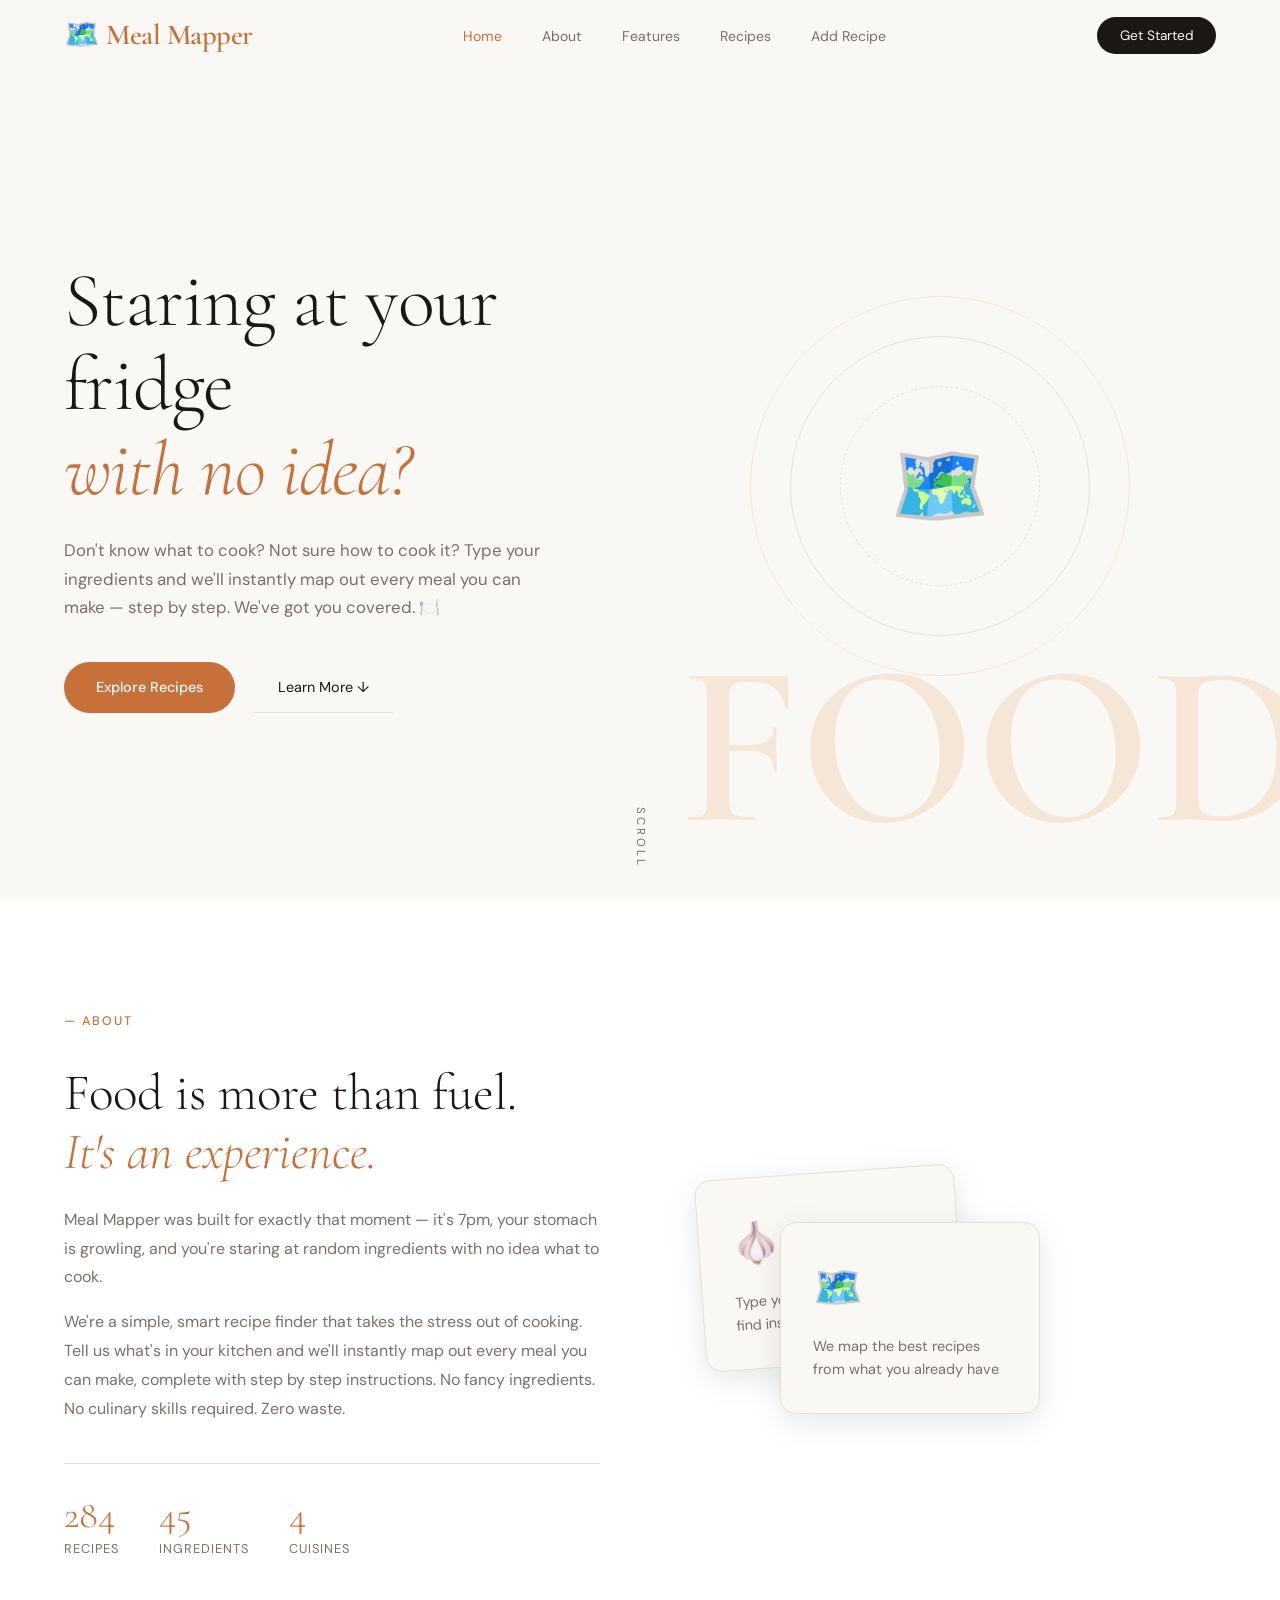
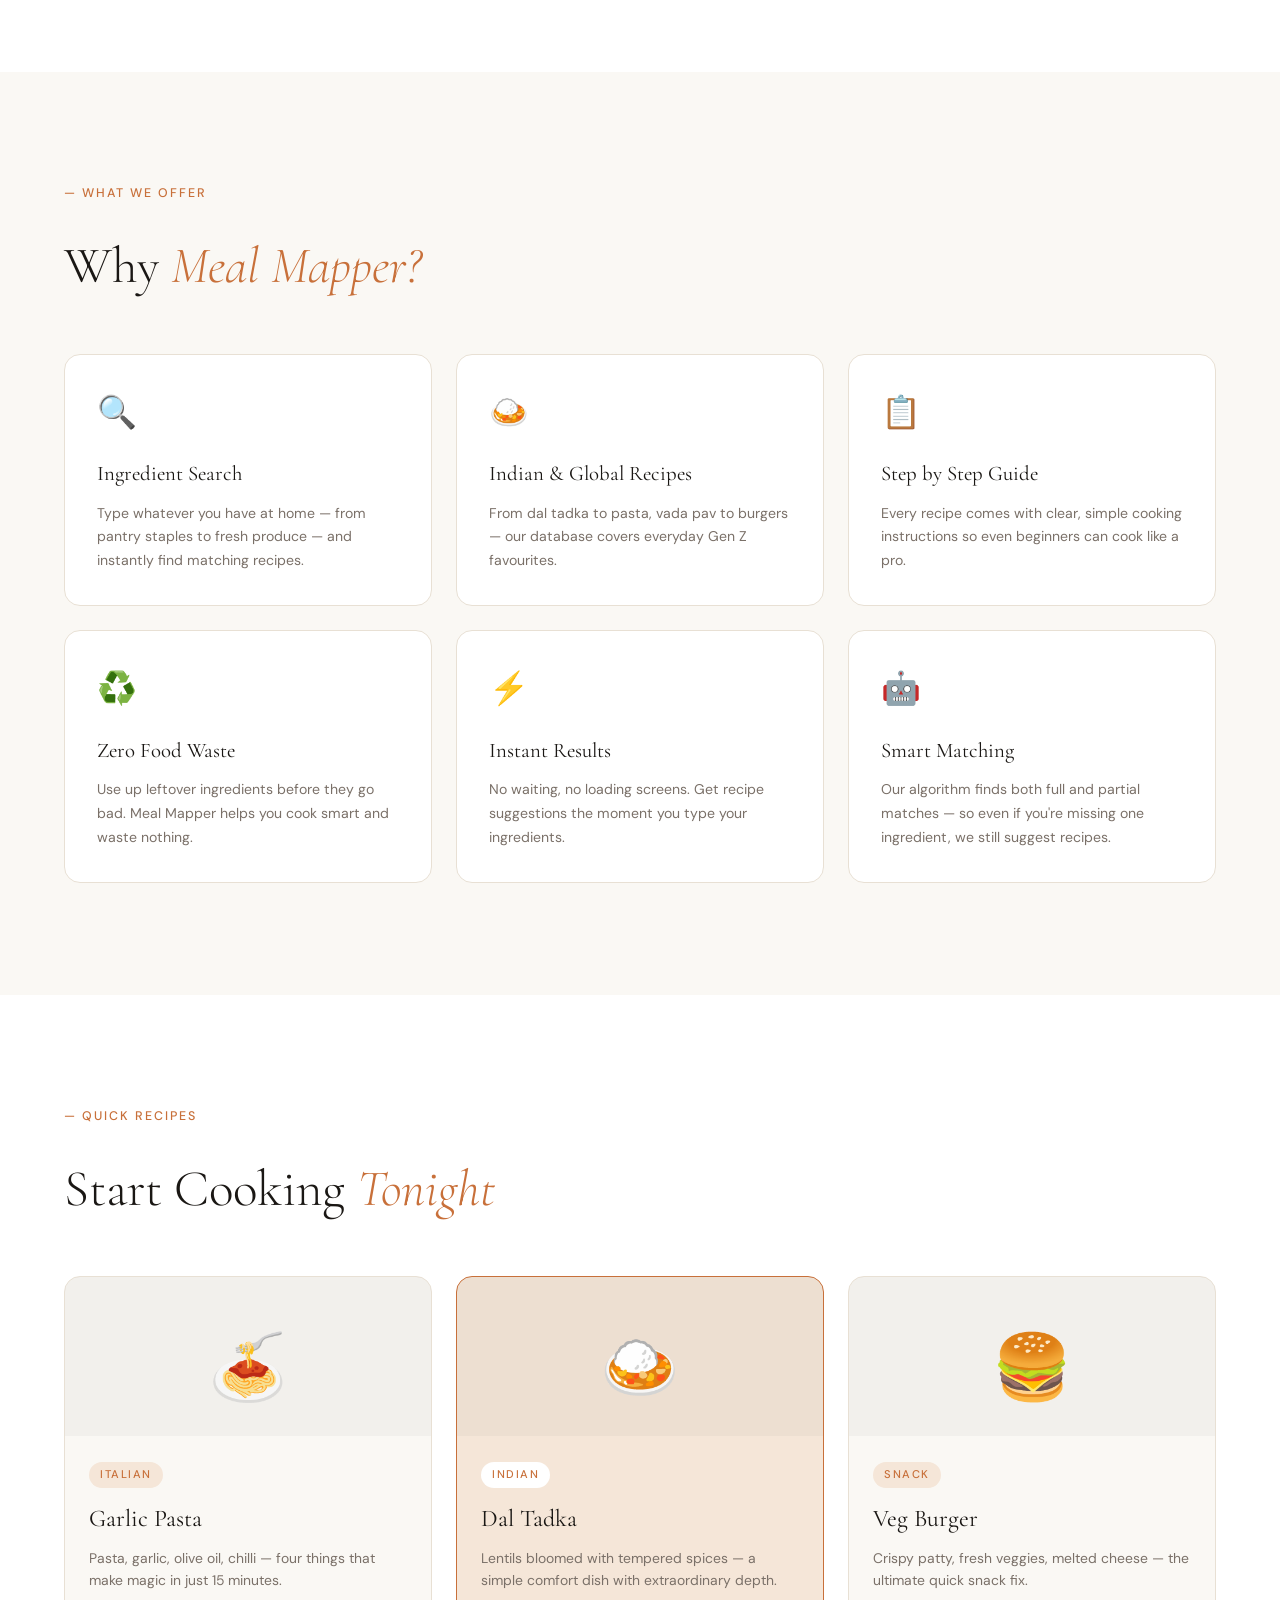
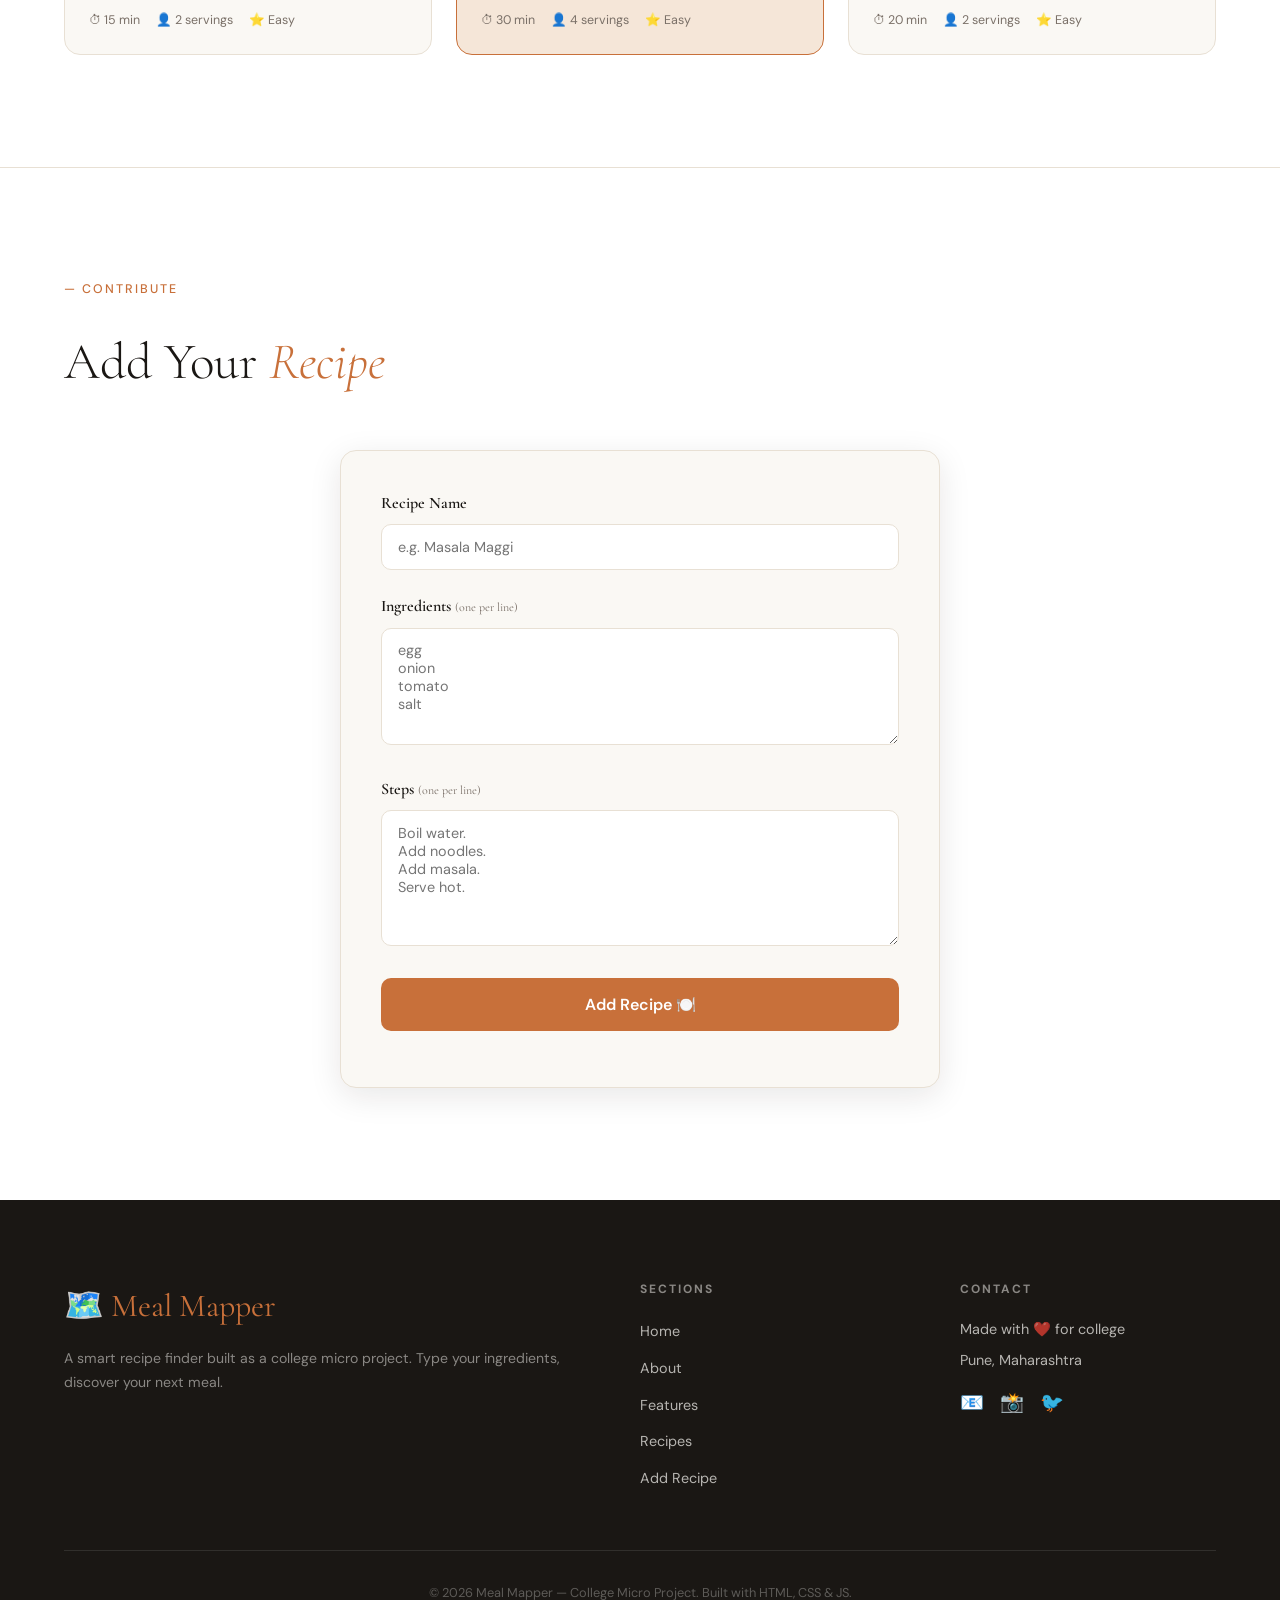
<file: index.html>
<!DOCTYPE html>
<html lang="en">
<head>
  <meta charset="UTF-8" />
  <meta name="viewport" content="width=device-width, initial-scale=1.0"/>
  <title>Meal Mapper — Find Recipes Instantly</title>
  <link rel="stylesheet" href="style.css" />
  <link href="https://fonts.googleapis.com/css2?family=Cormorant+Garamond:ital,wght@0,300;0,400;0,600;1,300;1,400&family=DM+Sans:wght@300;400;500&display=swap" rel="stylesheet"/>
</head>
<body>

  <!-- NAVBAR -->
  <nav class="navbar" id="navbar">
    <div class="nav-logo">🗺️ Meal Mapper</div>
    <ul class="nav-links">
      <li><a href="#hero">Home</a></li>
      <li><a href="#about">About</a></li>
      <li><a href="#features">Features</a></li>
      <li><a href="#recipes">Recipes</a></li>
    <li><a href="#add-recipe">Add Recipe</a></li>
    </ul>
    <button class="nav-cta" onclick="window.open('chatbot.html', '_blank')">
      Get Started
    </button>    
    <button class="hamburger" id="hamburger" aria-label="Menu">&#9776;</button>
  </nav>

  <!-- HERO -->
  <section class="hero" id="hero">
    <div class="hero-bg-text">FOOD</div>
    <div class="hero-content">
      <h1 class="hero-title">Staring at your fridge <br/><em>with no idea?</em></h1>
      <p class="hero-sub">Don't know what to cook? Not sure how to cook it? Type your ingredients and we'll instantly map out every meal you can make — step by step. We've got you covered. 🍽️</p>
      <div class="hero-actions">
        <a href="#recipes" class="btn-primary">Explore Recipes</a>
        <a href="#about" class="btn-ghost">Learn More ↓</a>
      </div>
    </div>
    <div class="hero-visual">
      <div class="plate-ring ring-3"></div>
      <div class="plate-ring ring-2"></div>
      <div class="plate-ring ring-1"></div>
      <div class="plate-center">🗺️</div>
    </div>
    <div class="scroll-hint">scroll</div>
  </section>

  <!-- ABOUT -->
  <section class="about" id="about">
    <div class="section-label">— About</div>
    <div class="about-grid">
      <div class="about-text">
        <h2>Food is more than fuel.<br/><em>It's an experience.</em></h2>
        <p>Meal Mapper was built for exactly that moment — it's 7pm, your stomach is growling, and you're staring at random ingredients with no idea what to cook.</p>
        <p>We're a simple, smart recipe finder that takes the stress out of cooking. Tell us what's in your kitchen and we'll instantly map out every meal you can make, complete with step by step instructions. No fancy ingredients. No culinary skills required. Zero waste.</p>
        <div class="about-stats">
          <div class="stat"><span class="stat-num">300</span><span class="stat-label">Recipes</span></div>
          <div class="stat"><span class="stat-num">50</span><span class="stat-label">Ingredients</span></div>
          <div class="stat"><span class="stat-num">5</span><span class="stat-label">Cuisines</span></div>
        </div>
      </div>
      <div class="about-card-stack">
        <div class="about-card card-back">
          <span class="card-emoji">🧄</span>
          <p>Type your ingredients and find instant recipe matches</p>
        </div>
        <div class="about-card card-front">
          <span class="card-emoji">🗺️</span>
          <p>We map the best recipes from what you already have</p>
        </div>
      </div>
    </div>
  </section>

  <!-- FEATURES -->
  <section class="features" id="features">
    <div class="section-label">— What We Offer</div>
    <h2 class="section-title">Why <em>Meal Mapper?</em></h2>
    <div class="features-grid">
      <div class="feature-card" data-delay="0">
        <div class="feature-icon">🔍</div>
        <h3>Ingredient Search</h3>
        <p>Type whatever you have at home — from pantry staples to fresh produce — and instantly find matching recipes.</p>
      </div>
      <div class="feature-card" data-delay="100">
        <div class="feature-icon">🍛</div>
        <h3>Indian & Global Recipes</h3>
        <p>From dal tadka to pasta, vada pav to burgers — our database covers everyday Gen Z favourites.</p>
      </div>
      <div class="feature-card" data-delay="200">
        <div class="feature-icon">📋</div>
        <h3>Step by Step Guide</h3>
        <p>Every recipe comes with clear, simple cooking instructions so even beginners can cook like a pro.</p>
      </div>
      <div class="feature-card" data-delay="300">
        <div class="feature-icon">♻️</div>
        <h3>Zero Food Waste</h3>
        <p>Use up leftover ingredients before they go bad. Meal Mapper helps you cook smart and waste nothing.</p>
      </div>
      <div class="feature-card" data-delay="400">
        <div class="feature-icon">⚡</div>
        <h3>Instant Results</h3>
        <p>No waiting, no loading screens. Get recipe suggestions the moment you type your ingredients.</p>
      </div>
      <div class="feature-card" data-delay="500">
        <div class="feature-icon">🤖</div>
        <h3>Smart Matching</h3>
        <p>Our algorithm finds both full and partial matches — so even if you're missing one ingredient, we still suggest recipes.</p>
      </div>
    </div>
  </section>

  <!-- RECIPE CARDS -->
  <section class="recipes" id="recipes">
    <div class="section-label">— Quick Recipes</div>
    <h2 class="section-title">Start Cooking <em>Tonight</em></h2>
    <div class="recipes-grid">
      <div class="recipe-card">
        <div class="recipe-emoji">🍝</div>
        <div class="recipe-info">
          <span class="recipe-tag">Italian</span>
          <h3>Garlic Pasta</h3>
          <p>Pasta, garlic, olive oil, chilli — four things that make magic in just 15 minutes.</p>
          <div class="recipe-meta">
            <span>⏱ 15 min</span>
            <span>👤 2 servings</span>
            <span>⭐ Easy</span>
          </div>
        </div>
      </div>
      <div class="recipe-card featured">
        <div class="recipe-emoji">🍛</div>
        <div class="recipe-info">
          <span class="recipe-tag">Indian</span>
          <h3>Dal Tadka</h3>
          <p>Lentils bloomed with tempered spices — a simple comfort dish with extraordinary depth.</p>
          <div class="recipe-meta">
            <span>⏱ 30 min</span>
            <span>👤 4 servings</span>
            <span>⭐ Easy</span>
          </div>
        </div>
      </div>
      <div class="recipe-card">
        <div class="recipe-emoji">🍔</div>
        <div class="recipe-info">
          <span class="recipe-tag">Snack</span>
          <h3>Veg Burger</h3>
          <p>Crispy patty, fresh veggies, melted cheese — the ultimate quick snack fix.</p>
          <div class="recipe-meta">
            <span>⏱ 20 min</span>
            <span>👤 2 servings</span>
            <span>⭐ Easy</span>
          </div>
        </div>
      </div>
    </div>
  </section>
  <!-- ADD RECIPE -->
<section class="add-recipe" id="add-recipe">
  <div class="section-label">— Contribute</div>
  <h2 class="section-title">Add Your <em>Recipe</em></h2>
  <div class="add-recipe-form">

    <div class="form-group">
      <label>Recipe Name</label>
      <input type="text" id="recipeName" placeholder="e.g. Masala Maggi"/>
    </div>

    <div class="form-group">
      <label>Ingredients <span>(one per line)</span></label>
      <textarea id="recipeIngredients" rows="5" 
        placeholder="egg&#10;onion&#10;tomato&#10;salt"></textarea>
    </div>

    <div class="form-group">
      <label>Steps <span>(one per line)</span></label>
      <textarea id="recipeSteps" rows="6" 
        placeholder="Boil water.&#10;Add noodles.&#10;Add masala.&#10;Serve hot."></textarea>
    </div>

    <button class="btn-submit" id="submitRecipe">Add Recipe 🍽️</button>
    <div class="form-message" id="formMessage"></div>

  </div>
</section>

  <!-- FOOTER -->
  <footer class="footer" id="contact">
    <div class="footer-top">
      <div class="footer-brand">
        <div class="footer-logo">🗺️ Meal Mapper</div>
        <p>A smart recipe finder built as a college micro project. Type your ingredients, discover your next meal.</p>
      </div>
      <div class="footer-links">
        <h4>Sections</h4>
        <ul>
          <li><a href="#hero">Home</a></li>
          <li><a href="#about">About</a></li>
          <li><a href="#features">Features</a></li>
          <li><a href="#recipes">Recipes</a></li>
          <li><a href="#add-recipe">Add Recipe</a></li>
        </ul>
      </div>
      <div class="footer-contact">
        <h4>Contact</h4>
        <p>Made with ❤️ for college</p>
        <p>Pune, Maharashtra</p>
        <div class="footer-socials">
          <span>📧</span>
          <span>📸</span>
          <span>🐦</span>
        </div>
      </div>
    </div>
    <div class="footer-bottom">
      <p>© 2026 Meal Mapper — College Micro Project. Built with HTML, CSS & JS.</p>
    </div>
  </footer>

  <script src="script.js"></script>
</body>
</html>
</file>
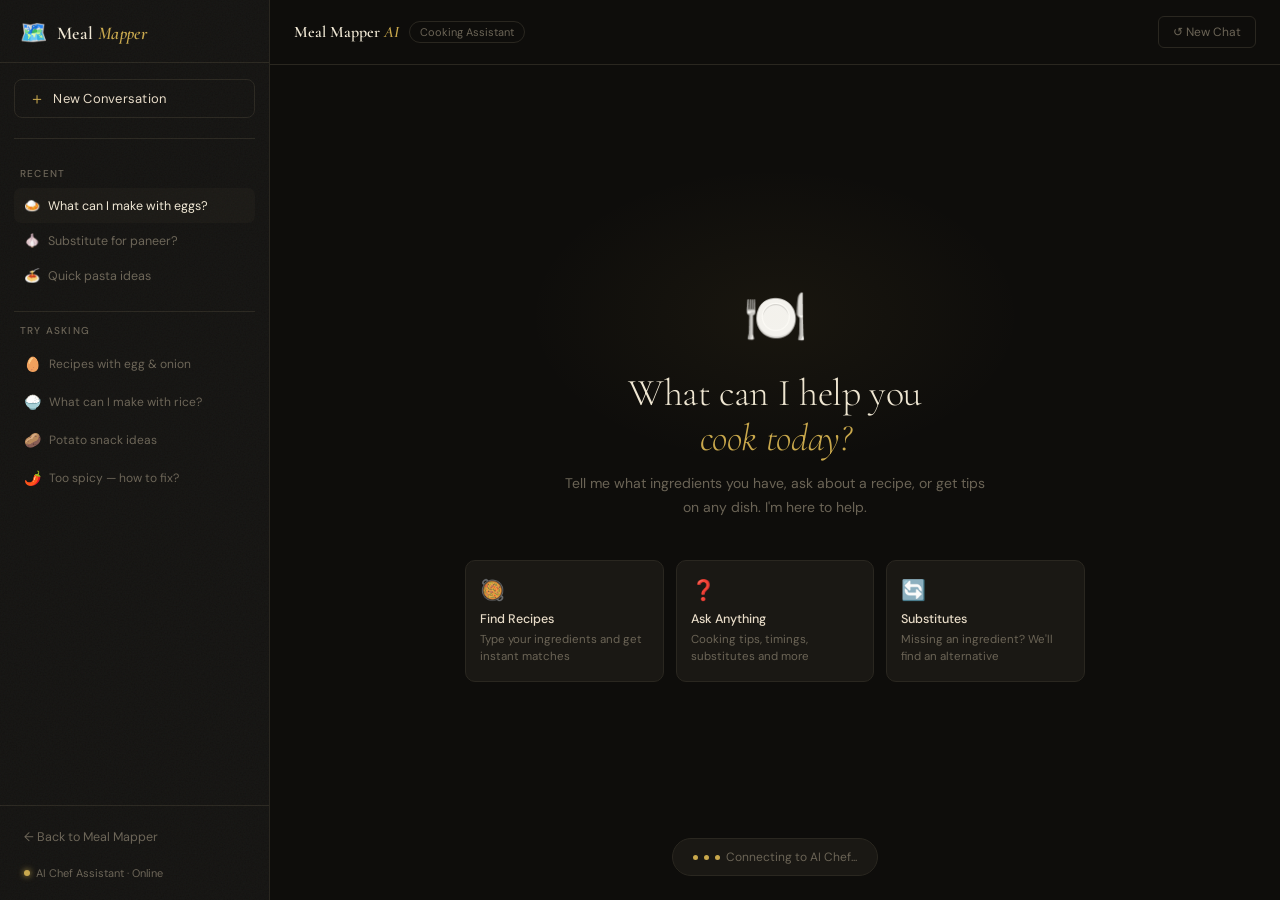
<file: chatbot.html>
<!DOCTYPE html>
<html lang="en">
<head>
  <meta charset="UTF-8"/>
  <meta name="viewport" content="width=device-width, initial-scale=1.0"/>
  <title>Meal Mapper — AI Chef Assistant</title>
  <link href="https://fonts.googleapis.com/css2?family=Cormorant+Garamond:ital,wght@0,300;0,400;0,600;1,300;1,400&family=DM+Sans:wght@300;400;500&display=swap" rel="stylesheet"/>
  <style>
    /* ── RESET & BASE ─────────────────────────────── */
    *, *::before, *::after { box-sizing: border-box; margin: 0; padding: 0; }

    :root {
      --bg:          #0e0d0b;
      --sidebar-bg:  #131210;
      --surface:     #1a1814;
      --border:      #2a2720;
      --accent:      #c9a84c;
      --accent-dim:  #8a6e2f;
      --cream:       #f0e8d5;
      --muted:       #6b6456;
      --text:        #e8dcc8;
      --sidebar-w:   270px;
    }

    html, body {
      height: 100%;
      overflow: hidden;
      font-family: 'DM Sans', sans-serif;
      background: var(--bg);
      color: var(--text);
    }

    /* ── LAYOUT ───────────────────────────────────── */
    .layout {
      display: flex;
      height: 100vh;
      width: 100vw;
    }

    /* ── SIDEBAR ──────────────────────────────────── */
    .sidebar {
      width: var(--sidebar-w);
      min-width: var(--sidebar-w);
      background: var(--sidebar-bg);
      border-right: 1px solid var(--border);
      display: flex;
      flex-direction: column;
      padding: 0;
      position: relative;
      z-index: 10;
      overflow: hidden;
    }

    /* subtle noise texture on sidebar */
    .sidebar::before {
      content: '';
      position: absolute;
      inset: 0;
      background-image: url("data:image/svg+xml,%3Csvg viewBox='0 0 200 200' xmlns='http://www.w3.org/2000/svg'%3E%3Cfilter id='n'%3E%3CfeTurbulence type='fractalNoise' baseFrequency='0.9' numOctaves='4' stitchTiles='stitch'/%3E%3C/filter%3E%3Crect width='100%25' height='100%25' filter='url(%23n)' opacity='0.04'/%3E%3C/svg%3E");
      pointer-events: none;
    }

    /* logo bar */
    .sidebar-logo {
      padding: 22px 20px 18px;
      border-bottom: 1px solid var(--border);
      display: flex;
      align-items: center;
      gap: 10px;
      text-decoration: none;
    }
    .sidebar-logo .logo-icon {
      font-size: 22px;
      line-height: 1;
    }
    .sidebar-logo .logo-text {
      font-family: 'Cormorant Garamond', serif;
      font-size: 18px;
      font-weight: 600;
      color: var(--cream);
      letter-spacing: 0.02em;
    }
    .sidebar-logo .logo-text em {
      color: var(--accent);
      font-style: italic;
    }

    /* new chat button */
    .new-chat-btn {
      margin: 16px 14px 8px;
      padding: 10px 14px;
      background: transparent;
      border: 1px solid var(--border);
      border-radius: 8px;
      color: var(--text);
      font-family: 'DM Sans', sans-serif;
      font-size: 13px;
      font-weight: 400;
      cursor: pointer;
      display: flex;
      align-items: center;
      gap: 8px;
      transition: all 0.2s ease;
      letter-spacing: 0.02em;
    }
    .new-chat-btn:hover {
      background: var(--surface);
      border-color: var(--accent-dim);
      color: var(--accent);
    }
    .new-chat-btn .plus {
      font-size: 16px;
      line-height: 1;
      color: var(--accent);
    }

    /* history section */
    .sidebar-section {
      padding: 16px 14px 6px;
    }
    .sidebar-section-label {
      font-size: 10px;
      font-weight: 500;
      text-transform: uppercase;
      letter-spacing: 0.12em;
      color: var(--muted);
      margin-bottom: 8px;
      padding: 0 6px;
    }

    .history-item {
      padding: 9px 10px;
      border-radius: 7px;
      font-size: 12.5px;
      color: var(--muted);
      cursor: pointer;
      display: flex;
      align-items: center;
      gap: 8px;
      transition: all 0.18s ease;
      white-space: nowrap;
      overflow: hidden;
      text-overflow: ellipsis;
    }
    .history-item:hover {
      background: var(--surface);
      color: var(--text);
    }
    .history-item.active {
      background: var(--surface);
      color: var(--cream);
    }
    .history-item .h-icon { font-size: 13px; flex-shrink: 0; }

    /* divider */
    .sidebar-divider {
      height: 1px;
      background: var(--border);
      margin: 12px 14px;
    }

    /* cuisine quick-starters */
    .starters-label {
      font-size: 10px;
      font-weight: 500;
      text-transform: uppercase;
      letter-spacing: 0.12em;
      color: var(--muted);
      padding: 0 20px;
      margin-bottom: 10px;
    }
    .starters-list {
      padding: 0 14px;
      display: flex;
      flex-direction: column;
      gap: 4px;
    }
    .starter-chip {
      padding: 8px 10px;
      border-radius: 7px;
      font-size: 12px;
      color: var(--muted);
      cursor: pointer;
      display: flex;
      align-items: center;
      gap: 8px;
      transition: all 0.18s ease;
    }
    .starter-chip:hover {
      background: var(--surface);
      color: var(--accent);
    }
    .starter-chip .chip-emoji { font-size: 14px; }

    /* sidebar bottom */
    .sidebar-bottom {
      margin-top: auto;
      padding: 14px;
      border-top: 1px solid var(--border);
    }
    .back-link {
      display: flex;
      align-items: center;
      gap: 8px;
      padding: 9px 10px;
      border-radius: 7px;
      font-size: 12.5px;
      color: var(--muted);
      text-decoration: none;
      transition: all 0.18s ease;
    }
    .back-link:hover {
      background: var(--surface);
      color: var(--text);
    }
    .model-tag {
      margin-top: 6px;
      padding: 6px 10px;
      display: flex;
      align-items: center;
      gap: 6px;
      font-size: 11px;
      color: var(--muted);
    }
    .model-dot {
      width: 6px;
      height: 6px;
      border-radius: 50%;
      background: var(--accent);
      box-shadow: 0 0 6px var(--accent);
      animation: pulse 2s infinite;
    }
    @keyframes pulse {
      0%, 100% { opacity: 1; }
      50% { opacity: 0.4; }
    }

    /* ── MAIN CHAT AREA ───────────────────────────── */
    .chat-main {
      flex: 1;
      display: flex;
      flex-direction: column;
      position: relative;
      overflow: hidden;
      background: var(--bg);
    }

    /* top bar */
    .chat-topbar {
      padding: 16px 24px;
      border-bottom: 1px solid var(--border);
      display: flex;
      align-items: center;
      justify-content: space-between;
      background: var(--bg);
      flex-shrink: 0;
    }
    .chat-topbar-left {
      display: flex;
      align-items: center;
      gap: 10px;
    }
    .chat-model-name {
      font-family: 'Cormorant Garamond', serif;
      font-size: 16px;
      font-weight: 600;
      color: var(--cream);
    }
    .chat-model-name em { color: var(--accent); font-style: italic; }
    .chat-status {
      font-size: 11px;
      color: var(--muted);
      padding: 3px 10px;
      border: 1px solid var(--border);
      border-radius: 20px;
    }
    .chat-topbar-right {
      display: flex;
      align-items: center;
      gap: 8px;
    }
    .topbar-btn {
      padding: 7px 14px;
      border-radius: 6px;
      font-size: 12px;
      font-family: 'DM Sans', sans-serif;
      cursor: pointer;
      transition: all 0.18s ease;
      border: 1px solid var(--border);
      background: transparent;
      color: var(--muted);
    }
    .topbar-btn:hover {
      background: var(--surface);
      color: var(--text);
      border-color: var(--accent-dim);
    }

    /* ── BOTPRESS WIDGET OVERRIDE ─────────────────── */
    /* Force the Botpress widget to fill the chat-main area */
    #bp-web-widget-container {
      position: fixed !important;
      top: 0 !important;
      left: var(--sidebar-w) !important;
      right: 0 !important;
      bottom: 0 !important;
      width: calc(100vw - var(--sidebar-w)) !important;
      height: 100vh !important;
      z-index: 50 !important;
      display: flex !important;
      align-items: stretch !important;
      justify-content: stretch !important;
    }

    /* The chat iframe/panel itself */
    #bp-web-widget {
      width: 100% !important;
      height: 100% !important;
      max-width: 100% !important;
      max-height: 100% !important;
      min-height: 100% !important;
      border-radius: 0 !important;
      box-shadow: none !important;
      border: none !important;
    }

    /* Hide the floating bubble trigger button */
    .bpw-floating-button,
    [class*="floating-button"],
    [class*="chat-button"] {
      display: none !important;
      opacity: 0 !important;
      pointer-events: none !important;
    }

    /* ── WELCOME SCREEN (shown before bot loads) ──── */
    .welcome-screen {
      flex: 1;
      display: flex;
      flex-direction: column;
      align-items: center;
      justify-content: center;
      padding: 40px 24px;
      position: relative;
      z-index: 1;
    }

    .welcome-glow {
      position: absolute;
      top: 30%;
      left: 50%;
      transform: translate(-50%, -50%);
      width: 500px;
      height: 300px;
      background: radial-gradient(ellipse, rgba(201,168,76,0.06) 0%, transparent 70%);
      pointer-events: none;
    }

    .welcome-icon {
      font-size: 52px;
      margin-bottom: 20px;
      animation: float 4s ease-in-out infinite;
    }
    @keyframes float {
      0%, 100% { transform: translateY(0); }
      50% { transform: translateY(-8px); }
    }

    .welcome-title {
      font-family: 'Cormorant Garamond', serif;
      font-size: 38px;
      font-weight: 300;
      color: var(--cream);
      text-align: center;
      line-height: 1.2;
      margin-bottom: 10px;
      letter-spacing: -0.01em;
    }
    .welcome-title em {
      color: var(--accent);
      font-style: italic;
    }

    .welcome-sub {
      font-size: 14px;
      color: var(--muted);
      text-align: center;
      max-width: 420px;
      line-height: 1.7;
      margin-bottom: 40px;
    }

    .welcome-cards {
      display: grid;
      grid-template-columns: repeat(3, 1fr);
      gap: 12px;
      max-width: 620px;
      width: 100%;
    }

    .welcome-card {
      background: var(--surface);
      border: 1px solid var(--border);
      border-radius: 10px;
      padding: 16px 14px;
      cursor: pointer;
      transition: all 0.22s ease;
      text-align: left;
    }
    .welcome-card:hover {
      border-color: var(--accent-dim);
      background: #1f1c16;
      transform: translateY(-2px);
    }
    .welcome-card .wc-icon {
      font-size: 20px;
      margin-bottom: 8px;
      display: block;
    }
    .welcome-card .wc-title {
      font-size: 12.5px;
      font-weight: 500;
      color: var(--text);
      margin-bottom: 4px;
    }
    .welcome-card .wc-sub {
      font-size: 11.5px;
      color: var(--muted);
      line-height: 1.5;
    }

    /* ── LOADING DOTS ─────────────────────────────── */
    .loading-indicator {
      position: fixed;
      bottom: 24px;
      left: 50%;
      transform: translateX(-50%) translateX(calc(var(--sidebar-w) / 2));
      display: flex;
      align-items: center;
      gap: 6px;
      padding: 10px 20px;
      background: var(--surface);
      border: 1px solid var(--border);
      border-radius: 20px;
      font-size: 12px;
      color: var(--muted);
      z-index: 200;
      animation: fadeIn 0.3s ease;
    }
    .loading-indicator.hidden { display: none; }
    @keyframes fadeIn { from { opacity: 0; transform: translateX(-50%) translateX(calc(var(--sidebar-w)/2)) translateY(10px); } }

    .dot {
      width: 5px; height: 5px;
      border-radius: 50%;
      background: var(--accent);
      animation: bounce 1.2s infinite;
    }
    .dot:nth-child(2) { animation-delay: 0.2s; }
    .dot:nth-child(3) { animation-delay: 0.4s; }
    @keyframes bounce {
      0%, 80%, 100% { transform: scale(0.6); opacity: 0.4; }
      40% { transform: scale(1); opacity: 1; }
    }

    /* ── MOBILE ───────────────────────────────────── */
    @media (max-width: 700px) {
      :root { --sidebar-w: 0px; }
      .sidebar { display: none; }
      #bp-web-widget-container {
        left: 0 !important;
        width: 100vw !important;
      }
    }
  </style>
</head>
<body>

<div class="layout">

  <!-- ── SIDEBAR ────────────────────────────────────── -->
  <aside class="sidebar">

    <a href="index.html" class="sidebar-logo">
      <span class="logo-icon">🗺️</span>
      <span class="logo-text">Meal <em>Mapper</em></span>
    </a>

    <button class="new-chat-btn" onclick="reloadChat()">
      <span class="plus">＋</span>
      New Conversation
    </button>

    <div class="sidebar-divider"></div>

    <div class="sidebar-section">
      <div class="sidebar-section-label">Recent</div>
      <div class="history-item active">
        <span class="h-icon">🍛</span> What can I make with eggs?
      </div>
      <div class="history-item">
        <span class="h-icon">🧄</span> Substitute for paneer?
      </div>
      <div class="history-item">
        <span class="h-icon">🍝</span> Quick pasta ideas
      </div>
    </div>

    <div class="sidebar-divider"></div>

    <div class="starters-label">Try asking</div>
    <div class="starters-list">
      <div class="starter-chip">
        <span class="chip-emoji">🥚</span> Recipes with egg & onion
      </div>
      <div class="starter-chip">
        <span class="chip-emoji">🍚</span> What can I make with rice?
      </div>
      <div class="starter-chip">
        <span class="chip-emoji">🥔</span> Potato snack ideas
      </div>
      <div class="starter-chip">
        <span class="chip-emoji">🌶️</span> Too spicy — how to fix?
      </div>
    </div>

    <div class="sidebar-bottom">
      <a href="index.html" class="back-link">
        ← Back to Meal Mapper
      </a>
      <div class="model-tag">
        <div class="model-dot"></div>
        AI Chef Assistant · Online
      </div>
    </div>

  </aside>

  <!-- ── MAIN ───────────────────────────────────────── -->
  <main class="chat-main">

    <div class="chat-topbar">
      <div class="chat-topbar-left">
        <span class="chat-model-name">Meal Mapper <em>AI</em></span>
        <span class="chat-status">Cooking Assistant</span>
      </div>
      <div class="chat-topbar-right">
        <button class="topbar-btn" onclick="reloadChat()">↺ New Chat</button>
      </div>
    </div>

    <!-- Welcome screen (visible until Botpress loads) -->
    <div class="welcome-screen" id="welcomeScreen">
      <div class="welcome-glow"></div>
      <div class="welcome-icon">🍽️</div>
      <h1 class="welcome-title">What can I help you<br/><em>cook today?</em></h1>
      <p class="welcome-sub">Tell me what ingredients you have, ask about a recipe, or get tips on any dish. I'm here to help.</p>
      <div class="welcome-cards">
        <div class="welcome-card">
          <span class="wc-icon">🥘</span>
          <div class="wc-title">Find Recipes</div>
          <div class="wc-sub">Type your ingredients and get instant matches</div>
        </div>
        <div class="welcome-card">
          <span class="wc-icon">❓</span>
          <div class="wc-title">Ask Anything</div>
          <div class="wc-sub">Cooking tips, timings, substitutes and more</div>
        </div>
        <div class="welcome-card">
          <span class="wc-icon">🔄</span>
          <div class="wc-title">Substitutes</div>
          <div class="wc-sub">Missing an ingredient? We'll find an alternative</div>
        </div>
      </div>
    </div>

  </main>
</div>

<!-- Loading indicator -->
<div class="loading-indicator" id="loadingDot">
  <div class="dot"></div>
  <div class="dot"></div>
  <div class="dot"></div>
  <span>Connecting to AI Chef...</span>
</div>

<!-- ── BOTPRESS SCRIPTS ───────────────────────────────── -->
<script src="https://cdn.botpress.cloud/webchat/v3.6/inject.js"></script>
<script src="https://files.bpcontent.cloud/2026/03/07/12/20260307121906-4ZIKV3NR.js" defer></script>

<script>
  // Auto-open Botpress and hide welcome screen once ready
  function initChat() {
    if (window.botpress) {
      try {
        window.botpress.open();
        document.getElementById('welcomeScreen').style.display = 'none';
        document.getElementById('loadingDot').classList.add('hidden');
      } catch(e) {
        setTimeout(initChat, 500);
      }
    } else {
      setTimeout(initChat, 500);
    }
  }

  // Hide loading dot once widget container appears
  const observer = new MutationObserver(() => {
    const container = document.getElementById('bp-web-widget-container');
    if (container) {
      document.getElementById('loadingDot').classList.add('hidden');
      document.getElementById('welcomeScreen').style.display = 'none';
      observer.disconnect();
    }
  });
  observer.observe(document.body, { childList: true, subtree: true });

  window.addEventListener('load', () => {
    setTimeout(initChat, 800);
  });

  function reloadChat() {
    if (window.botpress) {
      try {
        window.botpress.close();
        setTimeout(() => window.botpress.open(), 300);
      } catch(e) { location.reload(); }
    } else {
      location.reload();
    }
  }
</script>

</body>
</html>
</file>
<file: style.css>
/* =============================================
   MEAL MAPPER — style.css
   ============================================= */

:root {
  --clr-bg: #faf8f4;
  --clr-surface: #ffffff;
  --clr-text: #1a1714;
  --clr-text-muted: #7a7068;
  --clr-accent: #c8703a;
  --clr-accent-light: #f5e6d8;
  --clr-border: #e8e0d4;
  --font-display: 'Cormorant Garamond', Georgia, serif;
  --font-body: 'DM Sans', sans-serif;
  --radius-md: 16px;
  --shadow-sm: 0 2px 12px rgba(26,23,20,0.06);
  --shadow-md: 0 8px 32px rgba(26,23,20,0.10);
  --shadow-lg: 0 20px 60px rgba(26,23,20,0.14);
  --transition: 0.3s cubic-bezier(0.4, 0, 0.2, 1);
  --nav-height: 72px;
}

*, *::before, *::after { box-sizing: border-box; margin: 0; padding: 0; }
html { scroll-behavior: smooth; }
body { font-family: var(--font-body); background: var(--clr-bg); color: var(--clr-text); line-height: 1.6; overflow-x: hidden; }
a { text-decoration: none; color: inherit; }
ul { list-style: none; }

/* NAVBAR */
.navbar { position: fixed; top: 0; left: 0; right: 0; height: var(--nav-height); display: flex; align-items: center; justify-content: space-between; padding: 0 5%; background: rgba(250,248,244,0.85); backdrop-filter: blur(12px); border-bottom: 1px solid transparent; z-index: 1000; transition: border-color var(--transition), box-shadow var(--transition); }
.navbar.scrolled { border-color: var(--clr-border); box-shadow: var(--shadow-sm); }
.nav-logo { font-family: var(--font-display); font-size: 1.8rem; font-weight: 600; color: var(--clr-accent); letter-spacing: -0.5px; }
.nav-links { display: flex; gap: 2.5rem; }
.nav-links a { font-size: 0.88rem; color: var(--clr-text-muted); transition: color var(--transition); }
.nav-links a:hover { color: var(--clr-text); }
.nav-cta { background: var(--clr-text); color: var(--clr-bg); border: none; padding: 0.6rem 1.4rem; border-radius: 100px; font-family: var(--font-body); font-size: 0.85rem; cursor: pointer; transition: background var(--transition), transform var(--transition); }
.nav-cta:hover { background: var(--clr-accent); transform: translateY(-1px); }
.hamburger { display: none; background: none; border: none; font-size: 1.5rem; cursor: pointer; color: var(--clr-text); }

/* HERO */
.hero { min-height: 100vh; display: grid; grid-template-columns: 1fr 1fr; align-items: center; padding: calc(var(--nav-height) + 4rem) 5% 4rem; gap: 3rem; position: relative; overflow: hidden; }
.hero-bg-text { position: absolute; font-family: var(--font-display); font-size: clamp(8rem, 18vw, 18rem); font-weight: 600; color: var(--clr-accent-light); bottom: -2rem; right: -2rem; pointer-events: none; user-select: none; z-index: 0; }
.hero-content { position: relative; z-index: 1; }
.hero-tag { display: inline-block; font-size: 0.75rem; font-weight: 500; letter-spacing: 1.5px; text-transform: uppercase; color: var(--clr-accent); background: var(--clr-accent-light); padding: 0.35rem 1rem; border-radius: 100px; margin-bottom: 1.5rem; }
.hero-title { font-family: var(--font-display); font-size: clamp(3rem, 6vw, 5.5rem); font-weight: 300; line-height: 1.1; letter-spacing: -1px; margin-bottom: 1.5rem; opacity: 0; animation: fadeUp 0.9s 0.2s ease forwards; }
.hero-title em { font-style: italic; color: var(--clr-accent); }
.hero-sub { font-size: 1.05rem; color: var(--clr-text-muted); max-width: 480px; line-height: 1.7; margin-bottom: 2.5rem; opacity: 0; animation: fadeUp 0.9s 0.4s ease forwards; }
.hero-actions { display: flex; gap: 1.2rem; flex-wrap: wrap; opacity: 0; animation: fadeUp 0.9s 0.6s ease forwards; }
.btn-primary { background: var(--clr-accent); color: white; padding: 0.85rem 2rem; border-radius: 100px; font-size: 0.9rem; font-weight: 500; transition: transform var(--transition), box-shadow var(--transition); }
.btn-primary:hover { transform: translateY(-2px); box-shadow: 0 8px 24px rgba(200,112,58,0.3); }
.btn-ghost { color: var(--clr-text); padding: 0.85rem 1.5rem; font-size: 0.9rem; border-bottom: 1px solid var(--clr-border); transition: border-color var(--transition), color var(--transition); }
.btn-ghost:hover { color: var(--clr-accent); border-color: var(--clr-accent); }
.hero-visual { position: relative; display: flex; align-items: center; justify-content: center; height: 420px; z-index: 1; }
.plate-ring { position: absolute; border-radius: 50%; border: 1px solid var(--clr-border); animation: spin linear infinite; }
.ring-1 { width: 200px; height: 200px; animation-duration: 8s; border-style: dashed; }
.ring-2 { width: 300px; height: 300px; animation-duration: 14s; animation-direction: reverse; }
.ring-3 { width: 380px; height: 380px; animation-duration: 20s; border-color: var(--clr-accent-light); }
.plate-center { font-size: 5rem; animation: float 3s ease-in-out infinite; position: relative; z-index: 2; }
.scroll-hint { position: absolute; bottom: 2rem; left: 50%; transform: translateX(-50%); font-size: 0.72rem; letter-spacing: 3px; text-transform: uppercase; color: var(--clr-text-muted); writing-mode: vertical-rl; animation: pulse 2s ease-in-out infinite; }

/* ABOUT */
.about { padding: 7rem 5%; background: var(--clr-surface); }
.section-label { font-size: 0.78rem; font-weight: 500; letter-spacing: 2px; text-transform: uppercase; color: var(--clr-accent); margin-bottom: 2rem; }
.about-grid { display: grid; grid-template-columns: 1fr 1fr; gap: 5rem; align-items: center; }
.about-text h2 { font-family: var(--font-display); font-size: clamp(2.2rem, 4vw, 3.5rem); font-weight: 300; line-height: 1.15; margin-bottom: 1.5rem; }
.about-text h2 em { font-style: italic; color: var(--clr-accent); }
.about-text p { color: var(--clr-text-muted); line-height: 1.8; margin-bottom: 1rem; }
.about-stats { display: flex; gap: 2.5rem; margin-top: 2.5rem; padding-top: 2rem; border-top: 1px solid var(--clr-border); }
.stat-num { display: block; font-family: var(--font-display); font-size: 2.4rem; font-weight: 300; color: var(--clr-accent); line-height: 1; }
.stat-label { font-size: 0.8rem; color: var(--clr-text-muted); text-transform: uppercase; letter-spacing: 1px; }
.about-card-stack { position: relative; height: 340px; }
.about-card { position: absolute; background: var(--clr-bg); border: 1px solid var(--clr-border); border-radius: var(--radius-md); padding: 2rem; width: 260px; box-shadow: var(--shadow-md); transition: transform var(--transition); }
.about-card:hover { transform: translateY(-6px); }
.card-back { top: 30px; left: 20px; transform: rotate(-4deg); }
.card-back:hover { transform: rotate(-4deg) translateY(-6px); }
.card-front { top: 80px; left: 100px; }
.card-emoji { font-size: 2.5rem; display: block; margin-bottom: 1rem; }
.about-card p { font-size: 0.9rem; color: var(--clr-text-muted); line-height: 1.6; }

/* FEATURES */
.features { padding: 7rem 5%; background: var(--clr-bg); }
.section-title { font-family: var(--font-display); font-size: clamp(2.2rem, 4vw, 3.2rem); font-weight: 300; margin-bottom: 3.5rem; line-height: 1.2; }
.section-title em { font-style: italic; color: var(--clr-accent); }
.features-grid { display: grid; grid-template-columns: repeat(3, 1fr); gap: 1.5rem; }
.feature-card { background: var(--clr-surface); border: 1px solid var(--clr-border); border-radius: var(--radius-md); padding: 2rem; transition: transform var(--transition), box-shadow var(--transition), border-color var(--transition); cursor: default; }
.feature-card:hover { transform: translateY(-6px); box-shadow: var(--shadow-md); border-color: var(--clr-accent); }
.feature-icon { font-size: 2rem; margin-bottom: 1.2rem; }
.feature-card h3 { font-family: var(--font-display); font-size: 1.3rem; font-weight: 400; margin-bottom: 0.7rem; }
.feature-card p { font-size: 0.88rem; color: var(--clr-text-muted); line-height: 1.7; }

/* RECIPES */
.recipes { padding: 7rem 5%; background: var(--clr-surface); }
.recipes-grid { display: grid; grid-template-columns: repeat(3, 1fr); gap: 1.5rem; }
.recipe-card { border: 1px solid var(--clr-border); border-radius: var(--radius-md); overflow: hidden; transition: transform var(--transition), box-shadow var(--transition); background: var(--clr-bg); }
.recipe-card:hover { transform: translateY(-8px); box-shadow: var(--shadow-lg); }
.recipe-card.featured { border-color: var(--clr-accent); background: var(--clr-accent-light); }
.recipe-emoji { font-size: 4rem; text-align: center; padding: 2.5rem 2rem 1rem; background: rgba(0,0,0,0.03); }
.recipe-info { padding: 1.5rem; }
.recipe-tag { font-size: 0.7rem; font-weight: 500; letter-spacing: 1.5px; text-transform: uppercase; color: var(--clr-accent); background: var(--clr-accent-light); padding: 0.25rem 0.7rem; border-radius: 100px; display: inline-block; margin-bottom: 0.8rem; }
.recipe-card.featured .recipe-tag { background: white; }
.recipe-info h3 { font-family: var(--font-display); font-size: 1.5rem; font-weight: 400; margin-bottom: 0.5rem; }
.recipe-info p { font-size: 0.87rem; color: var(--clr-text-muted); line-height: 1.6; margin-bottom: 1.2rem; }
.recipe-meta { display: flex; gap: 1rem; font-size: 0.78rem; color: var(--clr-text-muted); }

/* FOOTER */
.footer { background: var(--clr-text); color: var(--clr-bg); padding: 5rem 5% 2rem; }
.footer-top { display: grid; grid-template-columns: 2fr 1fr 1fr; gap: 4rem; padding-bottom: 3rem; border-bottom: 1px solid rgba(255,255,255,0.1); }
.footer-logo { font-family: var(--font-display); font-size: 2rem; color: var(--clr-accent); margin-bottom: 1rem; }
.footer-brand p { font-size: 0.88rem; color: rgba(250,248,244,0.5); line-height: 1.7; }
.footer-links h4, .footer-contact h4 { font-size: 0.75rem; letter-spacing: 2px; text-transform: uppercase; margin-bottom: 1.2rem; color: rgba(250,248,244,0.5); }
.footer-links ul li { margin-bottom: 0.7rem; }
.footer-links a { font-size: 0.9rem; color: rgba(250,248,244,0.7); transition: color var(--transition); }
.footer-links a:hover { color: var(--clr-accent); }
.footer-contact p { font-size: 0.9rem; color: rgba(250,248,244,0.7); margin-bottom: 0.5rem; }
.footer-socials { display: flex; gap: 1rem; margin-top: 1rem; font-size: 1.2rem; cursor: pointer; }
.footer-bottom { padding-top: 2rem; text-align: center; font-size: 0.8rem; color: rgba(250,248,244,0.3); }

/* ANIMATIONS */
@keyframes fadeUp { from { opacity: 0; transform: translateY(24px); } to { opacity: 1; transform: translateY(0); } }
@keyframes spin { from { transform: rotate(0deg); } to { transform: rotate(360deg); } }
@keyframes float { 0%, 100% { transform: translateY(0); } 50% { transform: translateY(-12px); } }
@keyframes pulse { 0%, 100% { opacity: 0.4; } 50% { opacity: 1; } }
.reveal { opacity: 0; transform: translateY(30px); transition: opacity 0.7s ease, transform 0.7s ease; }
.reveal.visible { opacity: 1; transform: translateY(0); }

/* RESPONSIVE */
@media (max-width: 1024px) { .features-grid { grid-template-columns: repeat(2, 1fr); } .recipes-grid { grid-template-columns: repeat(2, 1fr); } }
@media (max-width: 768px) {
  .nav-links, .nav-cta { display: none; }
  .hamburger { display: block; }
  .nav-links.open { display: flex; flex-direction: column; position: absolute; top: var(--nav-height); left: 0; right: 0; background: var(--clr-bg); padding: 1.5rem 5%; border-bottom: 1px solid var(--clr-border); box-shadow: var(--shadow-md); gap: 1.2rem; }
  .hero { grid-template-columns: 1fr; text-align: center; padding-top: calc(var(--nav-height) + 2rem); }
  .hero-visual { display: none; }
  .hero-actions { justify-content: center; }
  .hero-sub { margin: 0 auto 2rem; }
  .hero-bg-text { display: none; }
  .about-grid { grid-template-columns: 1fr; }
  .about-card-stack { display: none; }
  .features-grid { grid-template-columns: 1fr; }
  .recipes-grid { grid-template-columns: 1fr; }
  .footer-top { grid-template-columns: 1fr; gap: 2rem; }
}
/* === ADD RECIPE === */
.add-recipe {
  padding: 7rem 5%;
  background: var(--clr-surface);
  border-top: 1px solid var(--clr-border);
}
.add-recipe-form {
  max-width: 600px;
  margin: 0 auto;
  background: var(--clr-bg);
  border: 1px solid var(--clr-border);
  border-radius: var(--radius-md);
  padding: 2.5rem;
  box-shadow: var(--shadow-md);
}
.form-group {
  margin-bottom: 1.5rem;
}
.form-group label {
  display: block;
  font-family: var(--font-display);
  font-size: 1rem;
  font-weight: 600;
  margin-bottom: 0.5rem;
  color: var(--clr-text);
}
.form-group label span {
  font-size: 0.75rem;
  color: var(--clr-text-muted);
  font-weight: 400;
}
.form-group input,
.form-group textarea {
  width: 100%;
  background: var(--clr-surface);
  border: 1.5px solid var(--clr-border);
  border-radius: 10px;
  padding: 0.8rem 1rem;
  font-family: var(--font-body);
  font-size: 0.9rem;
  color: var(--clr-text);
  outline: none;
  resize: vertical;
  transition: border-color var(--transition);
}
.form-group input:focus,
.form-group textarea:focus {
  border-color: var(--clr-accent);
}
.btn-submit {
  width: 100%;
  background: var(--clr-accent);
  color: white;
  border: none;
  border-radius: 10px;
  padding: 1rem;
  font-family: var(--font-body);
  font-weight: 600;
  font-size: 1rem;
  cursor: pointer;
  transition: transform var(--transition), box-shadow var(--transition);
}
.btn-submit:hover {
  transform: translateY(-2px);
  box-shadow: 0 8px 24px rgba(200,112,58,0.3);
}
.form-message {
  margin-top: 1rem;
  text-align: center;
  font-size: 0.9rem;
  font-weight: 500;
}
.form-message.success { color: var(--clr-green, #22c55e); }
.form-message.error   { color: #ef4444; }
</file>
